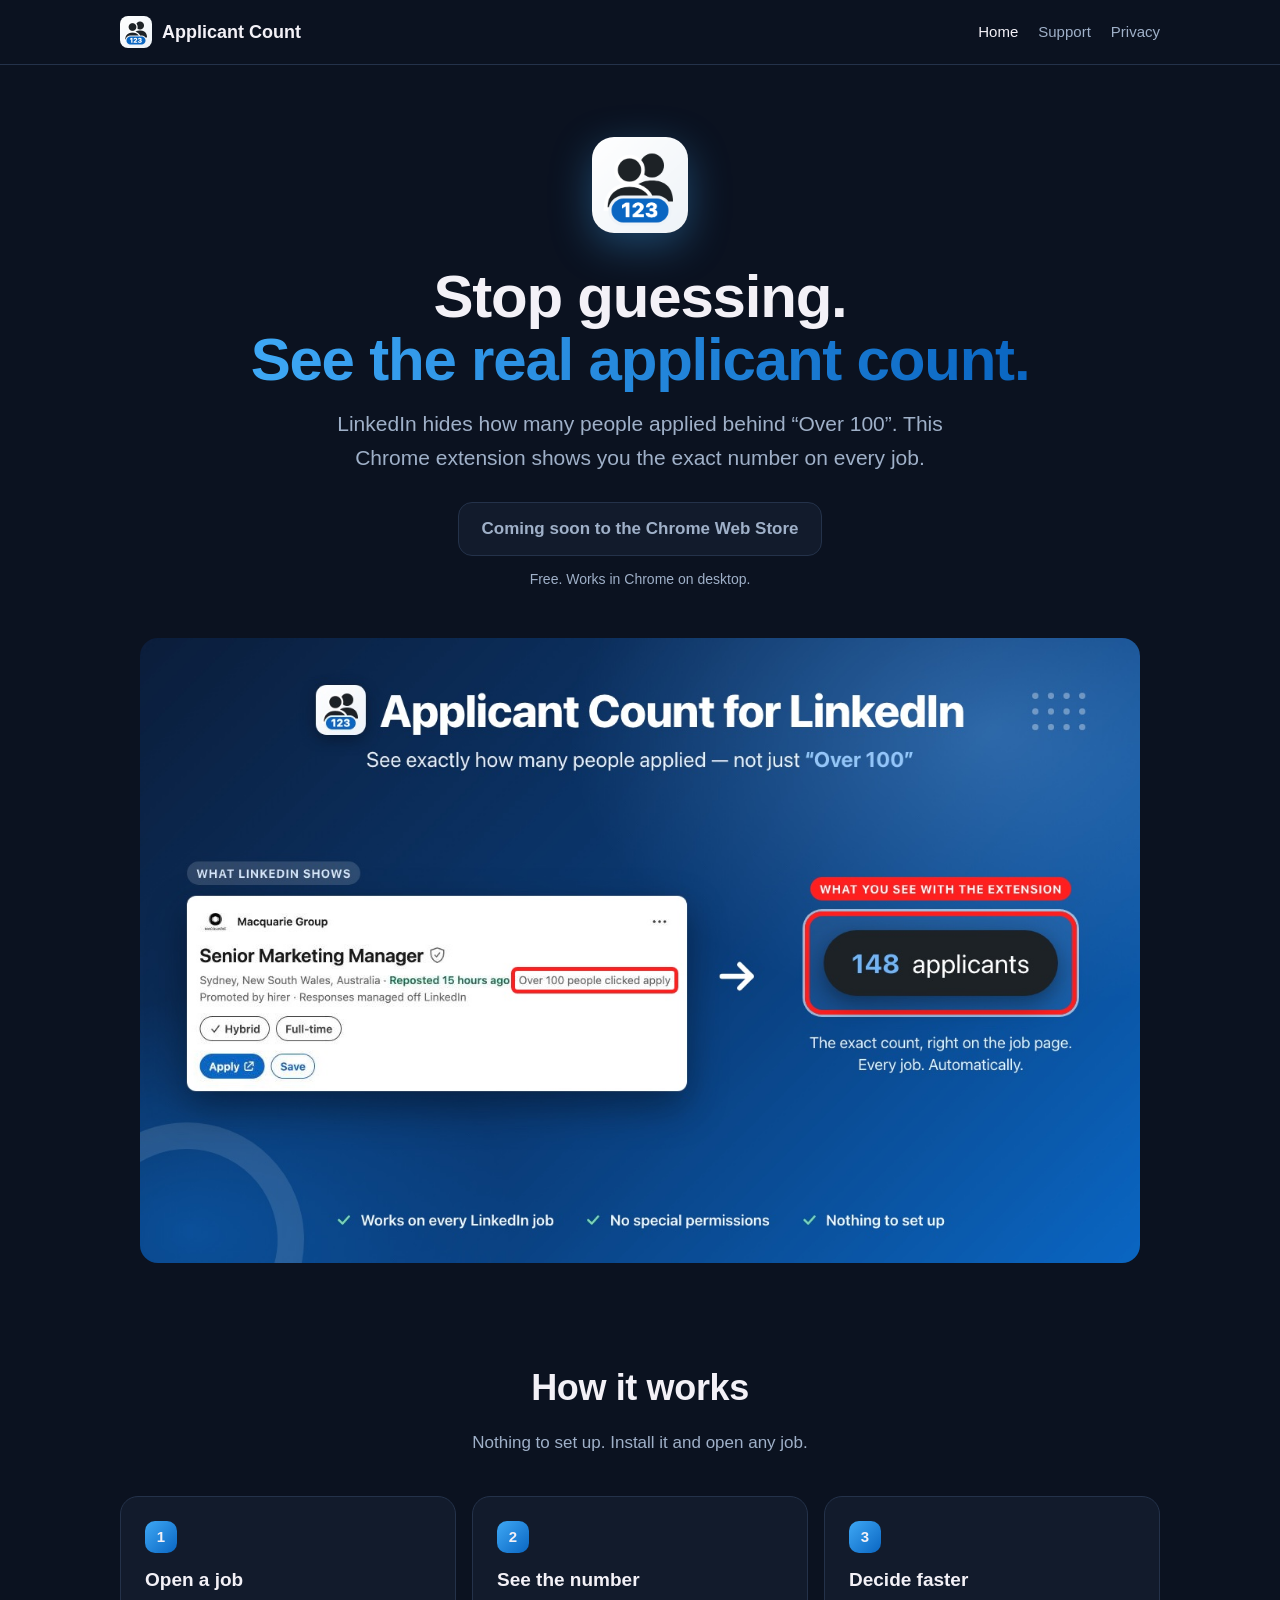
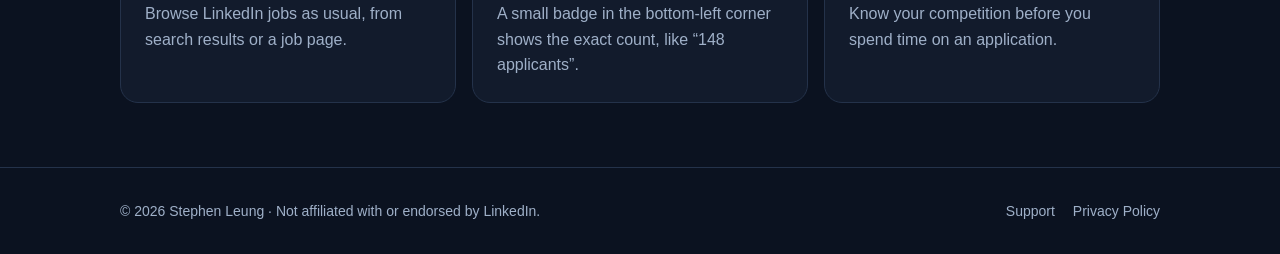
<file: index.html>
<!doctype html>
<html lang="en">
<head>
  <meta charset="utf-8">
  <meta name="viewport" content="width=device-width, initial-scale=1">
  <title>Applicant Count for LinkedIn</title>
  <meta name="description" content="A free Chrome extension that shows the exact number of applicants on LinkedIn jobs, instead of “Over 100 applicants”.">
  <meta property="og:title" content="Applicant Count for LinkedIn">
  <meta property="og:description" content="See exactly how many people applied to a LinkedIn job, not just “Over 100”.">
  <meta property="og:image" content="assets/hero.jpg">
  <meta property="og:type" content="website">
  <link rel="icon" type="image/png" href="assets/favicon.png">
  <link rel="stylesheet" href="assets/style.css">
</head>
<body>
  <header class="site-header">
    <div class="wrap">
      <a class="brand" href="./"><img src="assets/icon.png" alt=""><span>Applicant Count</span></a>
      <nav>
        <a href="./" aria-current="page">Home</a>
        <a href="support.html">Support</a>
        <a href="privacy.html">Privacy</a>
      </nav>
    </div>
  </header>

  <main>
    <div class="hero wrap">
      <img class="app-icon" src="assets/icon.png" alt="Applicant Count for LinkedIn icon">
      <h1>Stop guessing.<br><span class="gradient">See the real applicant count.</span></h1>
      <p class="lead">LinkedIn hides how many people applied behind “Over 100”. This Chrome extension shows you the exact number on every job.</p>
      <span class="badge soon">
        Coming soon to the Chrome Web Store
      </span>
      <p class="note">Free. Works in Chrome on desktop.</p>
      <div class="showcase">
        <img src="assets/hero.jpg" width="1280" height="800" alt="A LinkedIn job that says “Over 100 people clicked apply”, next to the extension’s badge showing the exact count: 148 applicants.">
      </div>
    </div>

    <section>
      <div class="wrap">
        <h2>How it works</h2>
        <p class="section-lead">Nothing to set up. Install it and open any job.</p>
        <div class="grid">
          <div class="card"><div class="num">1</div><h3>Open a job</h3><p>Browse LinkedIn jobs as usual, from search results or a job page.</p></div>
          <div class="card"><div class="num">2</div><h3>See the number</h3><p>A small badge in the bottom-left corner shows the exact count, like “148 applicants”.</p></div>
          <div class="card"><div class="num">3</div><h3>Decide faster</h3><p>Know your competition before you spend time on an application.</p></div>
        </div>
      </div>
    </section>
  </main>

  <footer class="site-footer">
    <div class="wrap">
      <span>© 2026 Stephen Leung · Not affiliated with or endorsed by LinkedIn.</span>
      <nav>
        <a href="support.html">Support</a>
        <a href="privacy.html">Privacy Policy</a>
      </nav>
    </div>
  </footer>
</body>
</html>
</file>
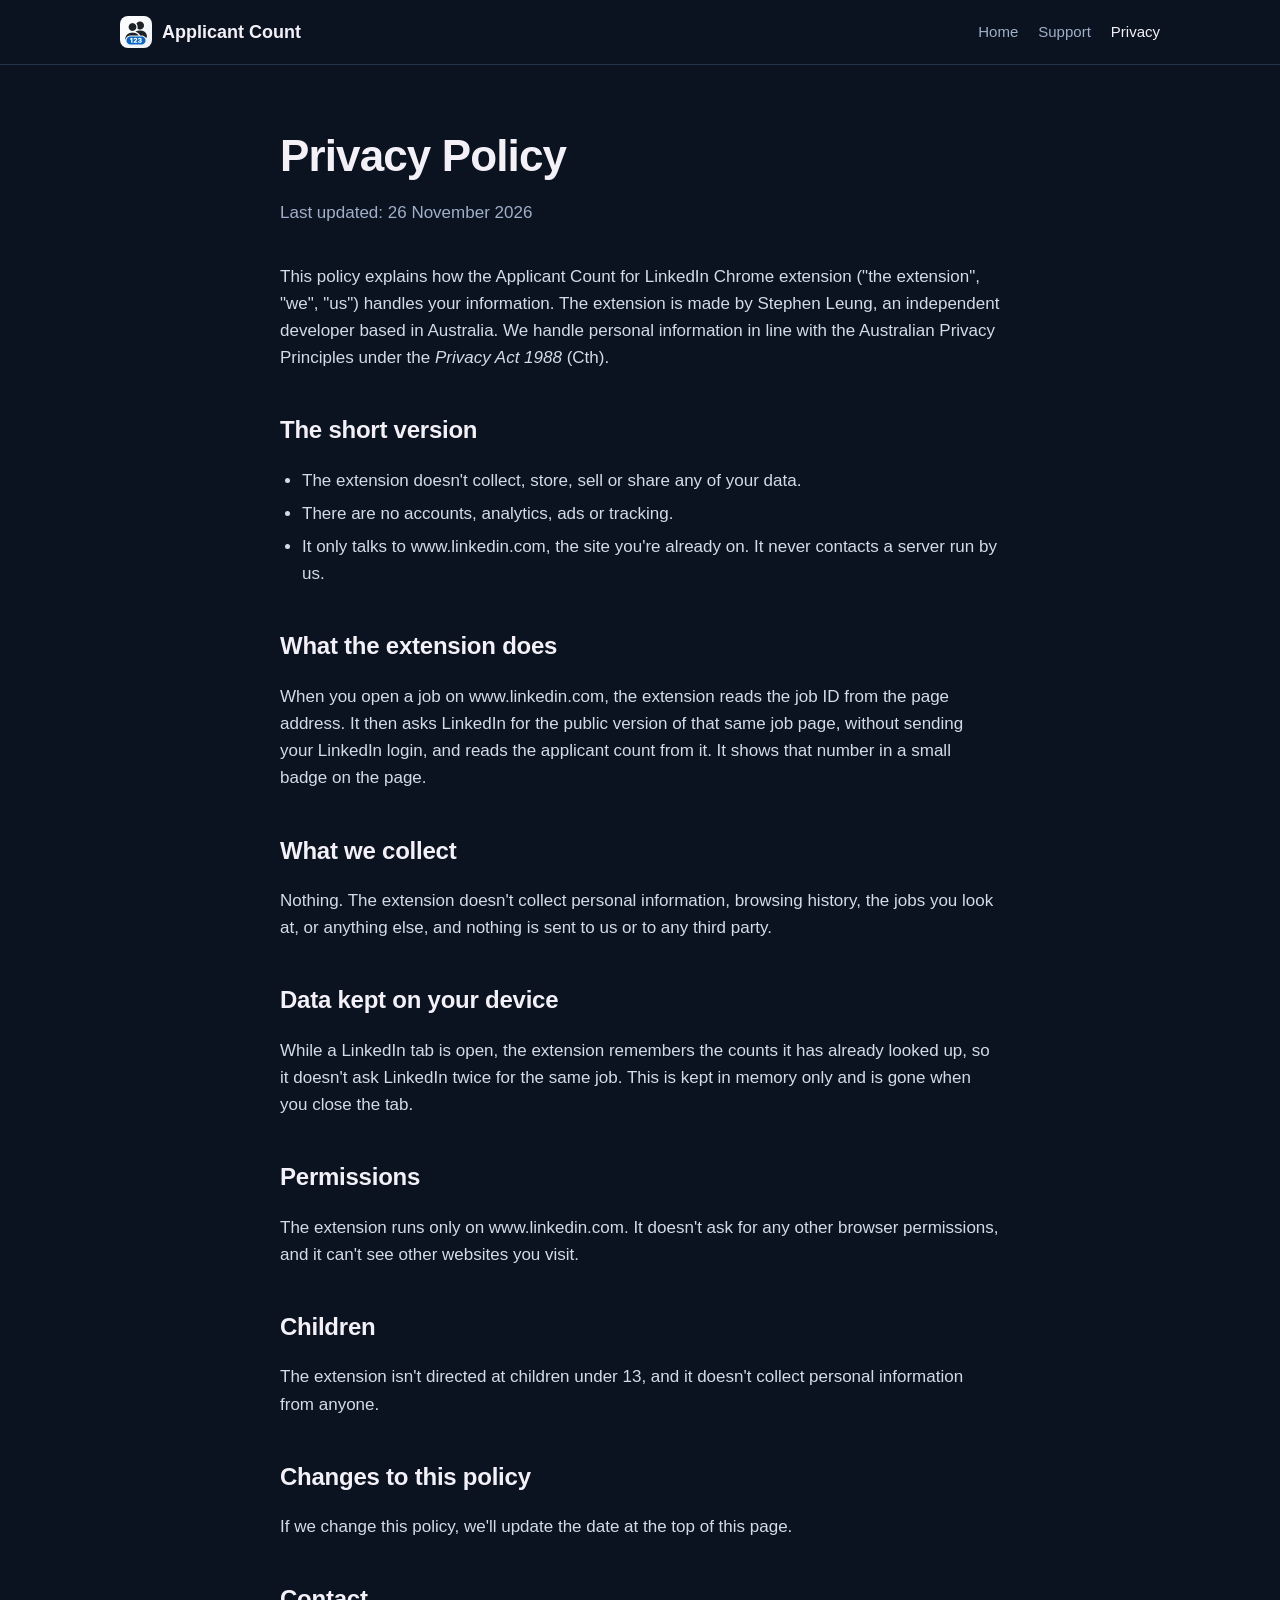
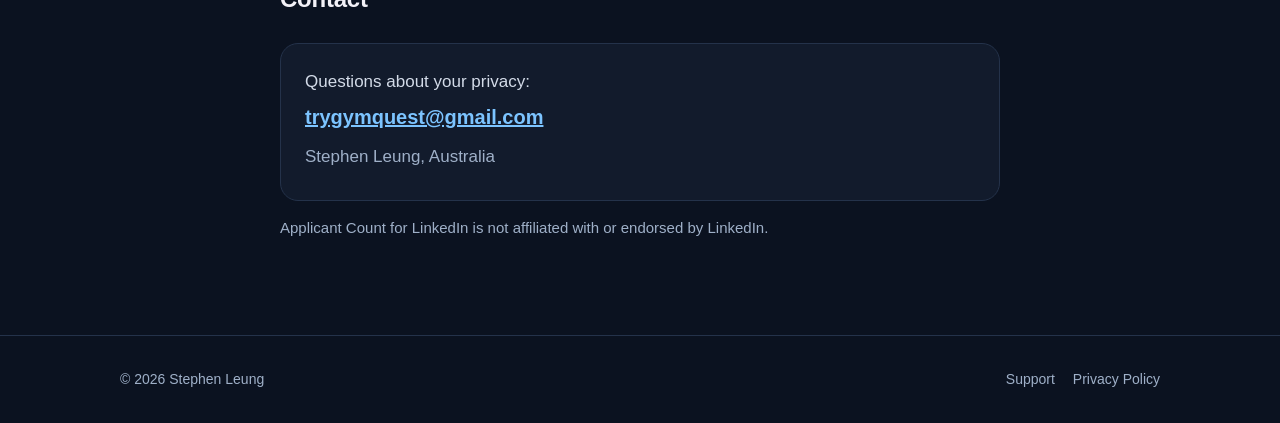
<file: privacy.html>
<!doctype html>
<html lang="en">
<head>
  <meta charset="utf-8">
  <meta name="viewport" content="width=device-width, initial-scale=1">
  <title>Applicant Count for LinkedIn Privacy Policy</title>
  <meta name="description" content="How the Applicant Count for LinkedIn Chrome extension handles your data.">
  <link rel="icon" type="image/png" href="assets/favicon.png">
  <link rel="stylesheet" href="assets/style.css">
</head>
<body>
  <header class="site-header">
    <div class="wrap">
      <a class="brand" href="./"><img src="assets/icon.png" alt=""><span>Applicant Count</span></a>
      <nav>
        <a href="./">Home</a>
        <a href="support.html">Support</a>
        <a href="privacy.html" aria-current="page">Privacy</a>
      </nav>
    </div>
  </header>

  <main class="wrap doc">
    <h1>Privacy Policy</h1>
    <p class="updated">Last updated: 26 November 2026</p>

    <p>This policy explains how the Applicant Count for LinkedIn Chrome extension ("the extension", "we", "us") handles your information. The extension is made by Stephen Leung, an independent developer based in Australia. We handle personal information in line with the Australian Privacy Principles under the <em>Privacy Act 1988</em> (Cth).</p>

    <h2>The short version</h2>
    <ul>
      <li>The extension doesn't collect, store, sell or share any of your data.</li>
      <li>There are no accounts, analytics, ads or tracking.</li>
      <li>It only talks to www.linkedin.com, the site you're already on. It never contacts a server run by us.</li>
    </ul>

    <h2>What the extension does</h2>
    <p>When you open a job on www.linkedin.com, the extension reads the job ID from the page address. It then asks LinkedIn for the public version of that same job page, without sending your LinkedIn login, and reads the applicant count from it. It shows that number in a small badge on the page.</p>

    <h2>What we collect</h2>
    <p>Nothing. The extension doesn't collect personal information, browsing history, the jobs you look at, or anything else, and nothing is sent to us or to any third party.</p>

    <h2>Data kept on your device</h2>
    <p>While a LinkedIn tab is open, the extension remembers the counts it has already looked up, so it doesn't ask LinkedIn twice for the same job. This is kept in memory only and is gone when you close the tab.</p>

    <h2>Permissions</h2>
    <p>The extension runs only on www.linkedin.com. It doesn't ask for any other browser permissions, and it can't see other websites you visit.</p>

    <h2>Children</h2>
    <p>The extension isn't directed at children under 13, and it doesn't collect personal information from anyone.</p>

    <h2>Changes to this policy</h2>
    <p>If we change this policy, we'll update the date at the top of this page.</p>

    <h2>Contact</h2>
    <div class="contact-card">
      <p>Questions about your privacy:</p>
      <a class="email" href="mailto:trygymquest@gmail.com?subject=Applicant%20Count%20for%20LinkedIn%20privacy">trygymquest@gmail.com</a>
      <p style="margin-top:10px;color:var(--muted)">Stephen Leung, Australia</p>
    </div>

    <p style="color:var(--muted);font-size:15px">Applicant Count for LinkedIn is not affiliated with or endorsed by LinkedIn.</p>
  </main>

  <footer class="site-footer">
    <div class="wrap">
      <span>© 2026 Stephen Leung</span>
      <nav>
        <a href="support.html">Support</a>
        <a href="privacy.html">Privacy Policy</a>
      </nav>
    </div>
  </footer>
</body>
</html>
</file>
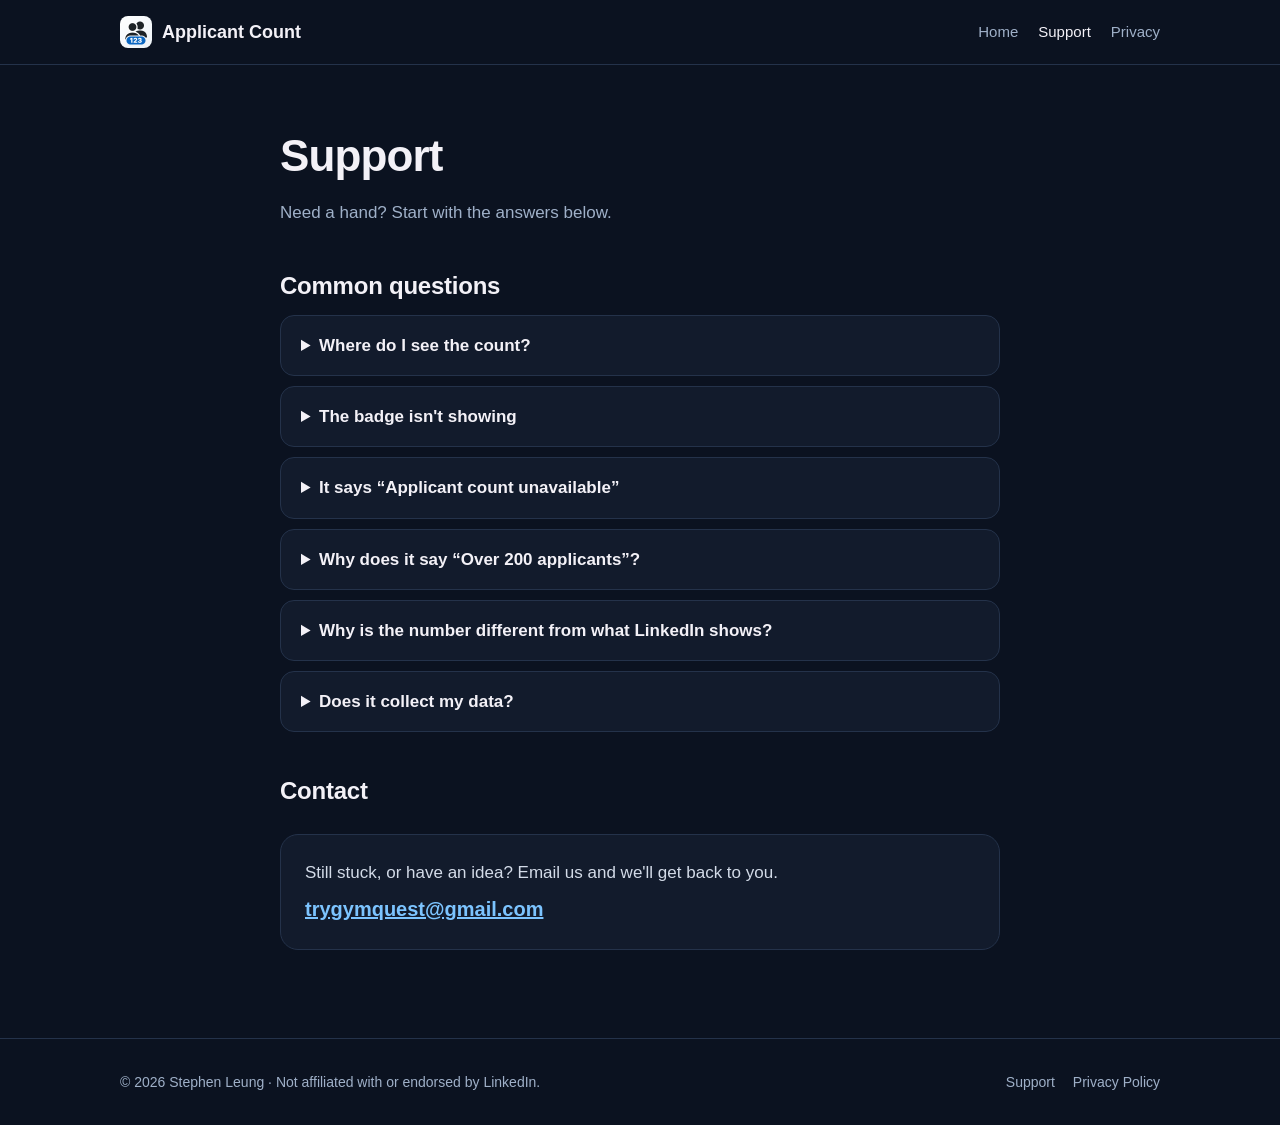
<file: support.html>
<!doctype html>
<html lang="en">
<head>
  <meta charset="utf-8">
  <meta name="viewport" content="width=device-width, initial-scale=1">
  <title>Applicant Count for LinkedIn Support</title>
  <meta name="description" content="Help and answers for the Applicant Count for LinkedIn Chrome extension.">
  <link rel="icon" type="image/png" href="assets/favicon.png">
  <link rel="stylesheet" href="assets/style.css">
</head>
<body>
  <header class="site-header">
    <div class="wrap">
      <a class="brand" href="./"><img src="assets/icon.png" alt=""><span>Applicant Count</span></a>
      <nav>
        <a href="./">Home</a>
        <a href="support.html" aria-current="page">Support</a>
        <a href="privacy.html">Privacy</a>
      </nav>
    </div>
  </header>

  <main class="wrap doc">
    <h1>Support</h1>
    <p class="updated">Need a hand? Start with the answers below.</p>

    <h2>Common questions</h2>

    <details>
      <summary>Where do I see the count?</summary>
      <p>Open any job on LinkedIn, either from search results or a job page. A small dark badge appears in the bottom-left corner of the page, for example “148 applicants”.</p>
    </details>

    <details>
      <summary>The badge isn't showing</summary>
      <ol>
        <li>Make sure you have a job open. The badge only appears when a job is selected.</li>
        <li>Reload the LinkedIn tab.</li>
        <li>Check the extension is turned on at <strong>chrome://extensions</strong>.</li>
      </ol>
    </details>

    <details>
      <summary>It says “Applicant count unavailable”</summary>
      <p>LinkedIn didn't return a count for that job, or asked us to slow down after many lookups in a row. Wait a moment and click the badge to try again.</p>
    </details>

    <details>
      <summary>Why does it say “Over 200 applicants”?</summary>
      <p>LinkedIn gives exact counts up to 200. Above that, it only shares “Over 200”, so that's what the badge shows.</p>
    </details>

    <details>
      <summary>Why is the number different from what LinkedIn shows?</summary>
      <p>The extension reads the count from LinkedIn's public job page, which can differ slightly from the figure you see when logged in. LinkedIn also counts people who clicked Apply, not only finished applications.</p>
    </details>

    <details>
      <summary>Does it collect my data?</summary>
      <p>No. It doesn't collect, store or send any of your data. See the <a href="privacy.html">privacy policy</a>.</p>
    </details>

    <h2>Contact</h2>
    <div class="contact-card">
      <p>Still stuck, or have an idea? Email us and we'll get back to you.</p>
      <a class="email" href="mailto:trygymquest@gmail.com?subject=Applicant%20Count%20for%20LinkedIn%20support">trygymquest@gmail.com</a>
    </div>
  </main>

  <footer class="site-footer">
    <div class="wrap">
      <span>© 2026 Stephen Leung · Not affiliated with or endorsed by LinkedIn.</span>
      <nav>
        <a href="support.html">Support</a>
        <a href="privacy.html">Privacy Policy</a>
      </nav>
    </div>
  </footer>
</body>
</html>
</file>
<file: assets/style.css>
:root {
  --bg: #0b1220;
  --surface: #121b2c;
  --border: #24324a;
  --text: #f3f1f7;
  --muted: #9fb0c8;
  --accent: #3ea8f5;
  --accent-2: #0a66c2;
  --radius: 18px;
  --max: 1080px;
  color-scheme: dark;
}

* { box-sizing: border-box; }

html { -webkit-text-size-adjust: 100%; }

body {
  margin: 0;
  background: var(--bg);
  color: var(--text);
  font-family: -apple-system, BlinkMacSystemFont, "SF Pro Text", "Inter", "Segoe UI", Roboto, sans-serif;
  font-size: 17px;
  line-height: 1.6;
}

a { color: #7cc4ff; }
a:hover { color: #b5dcff; }

.wrap { max-width: var(--max); margin: 0 auto; padding: 0 20px; }

/* Header */
.site-header { border-bottom: 1px solid var(--border); }
.site-header .wrap { display: flex; align-items: center; justify-content: space-between; height: 64px; gap: 16px; }
.brand { display: flex; align-items: center; gap: 10px; color: var(--text); text-decoration: none; font-weight: 700; font-size: 18px; }
.brand img { width: 32px; height: 32px; border-radius: 8px; }
.site-header nav { display: flex; gap: 20px; }
.site-header nav a { color: var(--muted); text-decoration: none; font-size: 15px; }
.site-header nav a:hover, .site-header nav a[aria-current] { color: var(--text); }

/* Hero */
.hero { text-align: center; padding: 72px 0 32px; }
.hero .app-icon { width: 96px; height: 96px; border-radius: 22px; box-shadow: 0 12px 40px rgba(62, 168, 245, .35); }
.hero h1 { font-size: clamp(36px, 7vw, 60px); line-height: 1.05; letter-spacing: -0.02em; margin: 24px 0 16px; }
.gradient { background: linear-gradient(90deg, var(--accent), var(--accent-2)); -webkit-background-clip: text; background-clip: text; color: transparent; }
.hero p.lead { color: var(--muted); font-size: clamp(18px, 2.4vw, 21px); max-width: 620px; margin: 0 auto 28px; }

.badge {
  display: inline-flex; align-items: center; gap: 10px;
  background: var(--text); color: var(--bg);
  padding: 12px 22px; border-radius: 14px;
  font-weight: 600; text-decoration: none;
}
.badge svg { width: 20px; height: 20px; }
.badge.soon { background: var(--surface); color: var(--muted); border: 1px solid var(--border); }
.note { color: var(--muted); font-size: 14px; margin-top: 12px; }

.showcase { margin: 48px auto 0; max-width: 1000px; }
.showcase img { width: 100%; height: auto; display: block; border-radius: var(--radius); }

/* Features */
section { padding: 64px 0; }
h2 { font-size: clamp(26px, 4vw, 36px); letter-spacing: -0.01em; margin: 0 0 12px; text-align: center; }
.section-lead { color: var(--muted); text-align: center; max-width: 560px; margin: 0 auto 40px; }

.grid { display: grid; grid-template-columns: repeat(auto-fit, minmax(240px, 1fr)); gap: 16px; }
.card { background: var(--surface); border: 1px solid var(--border); border-radius: var(--radius); padding: 24px; }
.card .num { display: inline-grid; place-items: center; width: 32px; height: 32px; border-radius: 10px; background: linear-gradient(135deg, var(--accent), var(--accent-2)); font-weight: 700; font-size: 15px; margin-bottom: 12px; }
.card h3 { margin: 0 0 6px; font-size: 19px; }
.card p { margin: 0; color: var(--muted); font-size: 16px; }

.examples { display: flex; flex-wrap: wrap; justify-content: center; gap: 10px; }
.examples span { background: var(--surface); border: 1px solid var(--border); border-radius: 999px; padding: 8px 16px; color: var(--muted); font-size: 15px; }

/* Documents (privacy, support) */
.doc { max-width: 760px; padding: 56px 20px 80px; }
.doc h1 { font-size: clamp(32px, 6vw, 44px); letter-spacing: -0.02em; margin: 0 0 8px; }
.doc .updated { color: var(--muted); margin: 0 0 36px; }
.doc h2 { text-align: left; font-size: 24px; margin: 40px 0 10px; }
.doc h3 { font-size: 18px; margin: 28px 0 6px; }
.doc p, .doc li { color: #d3dbe8; }
.doc ul { padding-left: 22px; }
.doc li { margin: 6px 0; }
.doc table { width: 100%; border-collapse: collapse; margin: 16px 0; font-size: 15px; }
.doc th, .doc td { text-align: left; padding: 10px 12px; border-bottom: 1px solid var(--border); vertical-align: top; }
.doc th { color: var(--text); }
.doc td { color: #d3dbe8; }
.table-scroll { overflow-x: auto; }

.contact-card { background: var(--surface); border: 1px solid var(--border); border-radius: var(--radius); padding: 24px; margin: 24px 0 8px; }
.contact-card p { margin: 0 0 6px; }
.contact-card a.email { font-size: 20px; font-weight: 600; word-break: break-all; }

details { background: var(--surface); border: 1px solid var(--border); border-radius: 14px; padding: 16px 20px; margin: 10px 0; }
details summary { cursor: pointer; font-weight: 600; color: var(--text); }
details p, details ol, details ul { margin: 10px 0 0; }

/* Footer */
.site-footer { border-top: 1px solid var(--border); padding: 32px 0; color: var(--muted); font-size: 14px; }
.site-footer .wrap { display: flex; flex-wrap: wrap; gap: 12px 24px; justify-content: space-between; }
.site-footer nav { display: flex; flex-wrap: wrap; gap: 18px; }
.site-footer a { color: var(--muted); text-decoration: none; }
.site-footer a:hover { color: var(--text); }

@media (max-width: 520px) {
  .site-header nav { gap: 14px; }
  .site-header nav a { font-size: 14px; }
  .brand span { display: none; }
  .hero { padding-top: 48px; }
}
</file>
